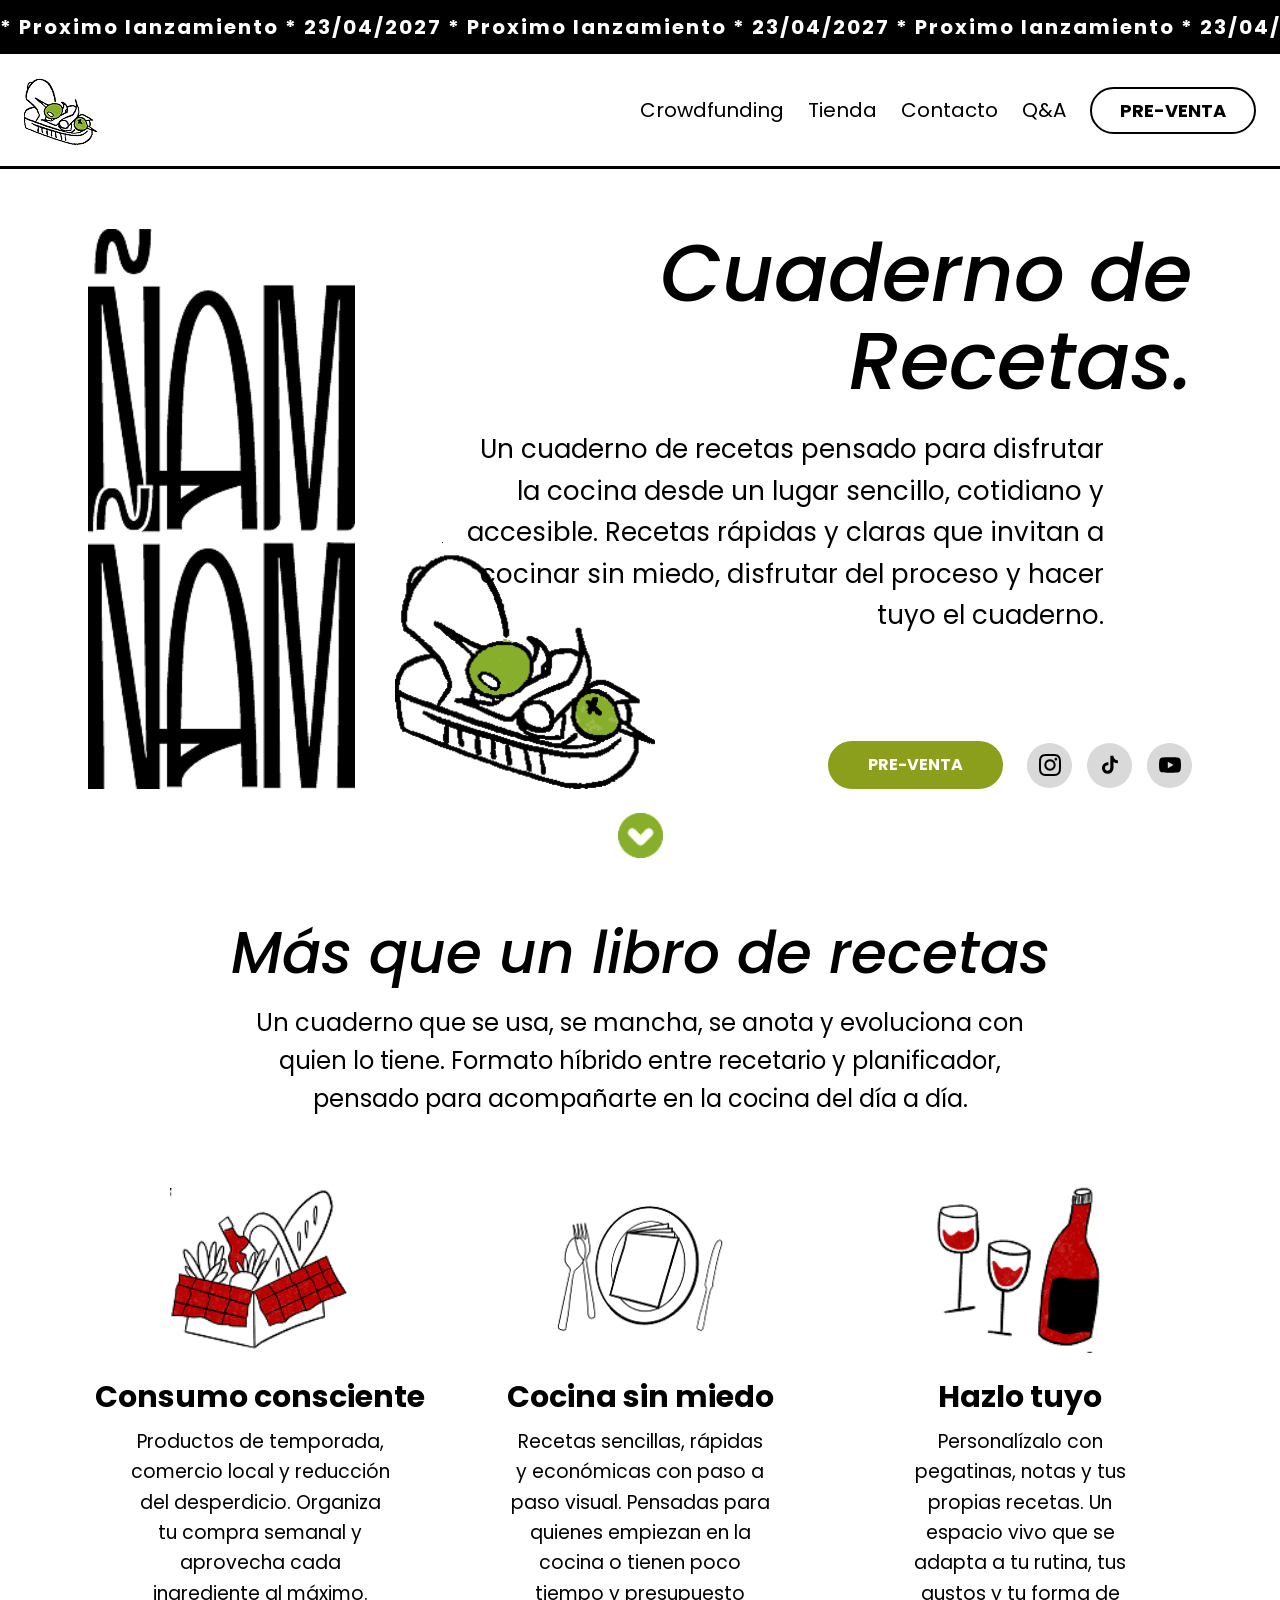
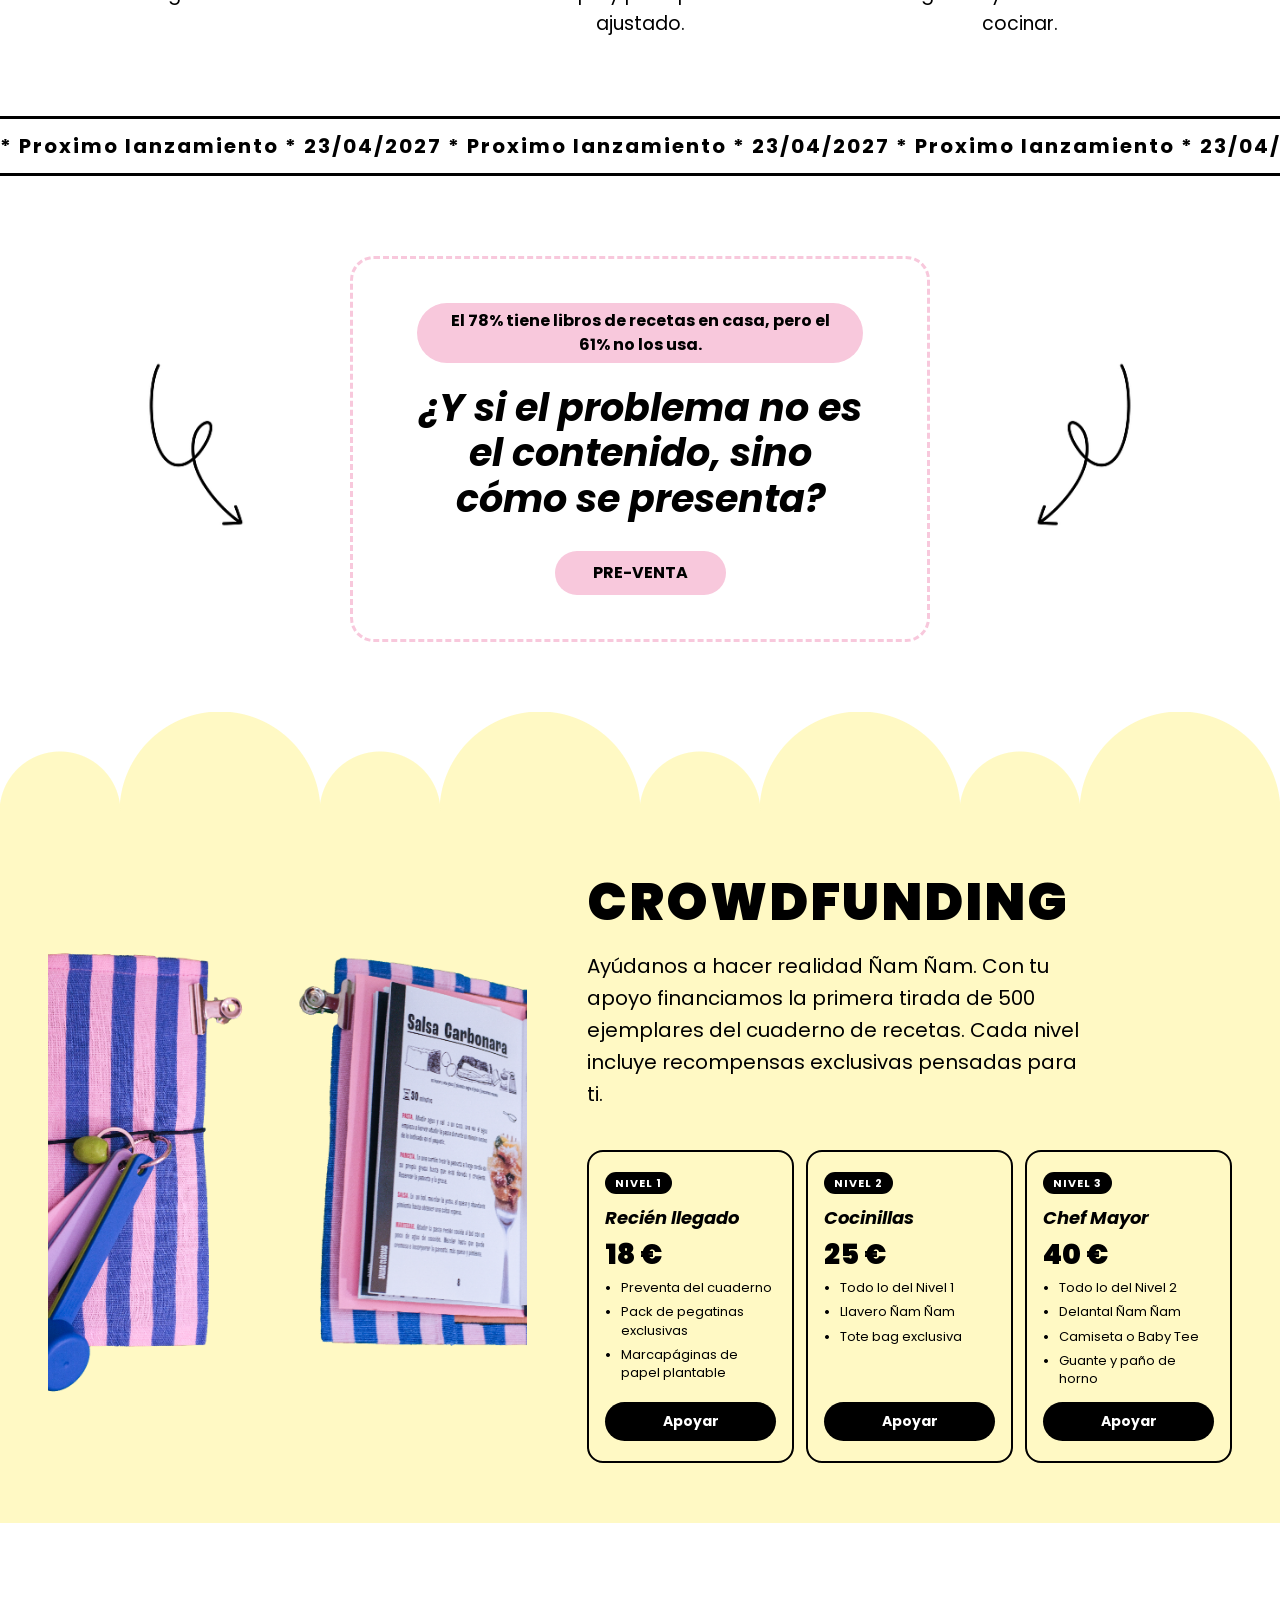
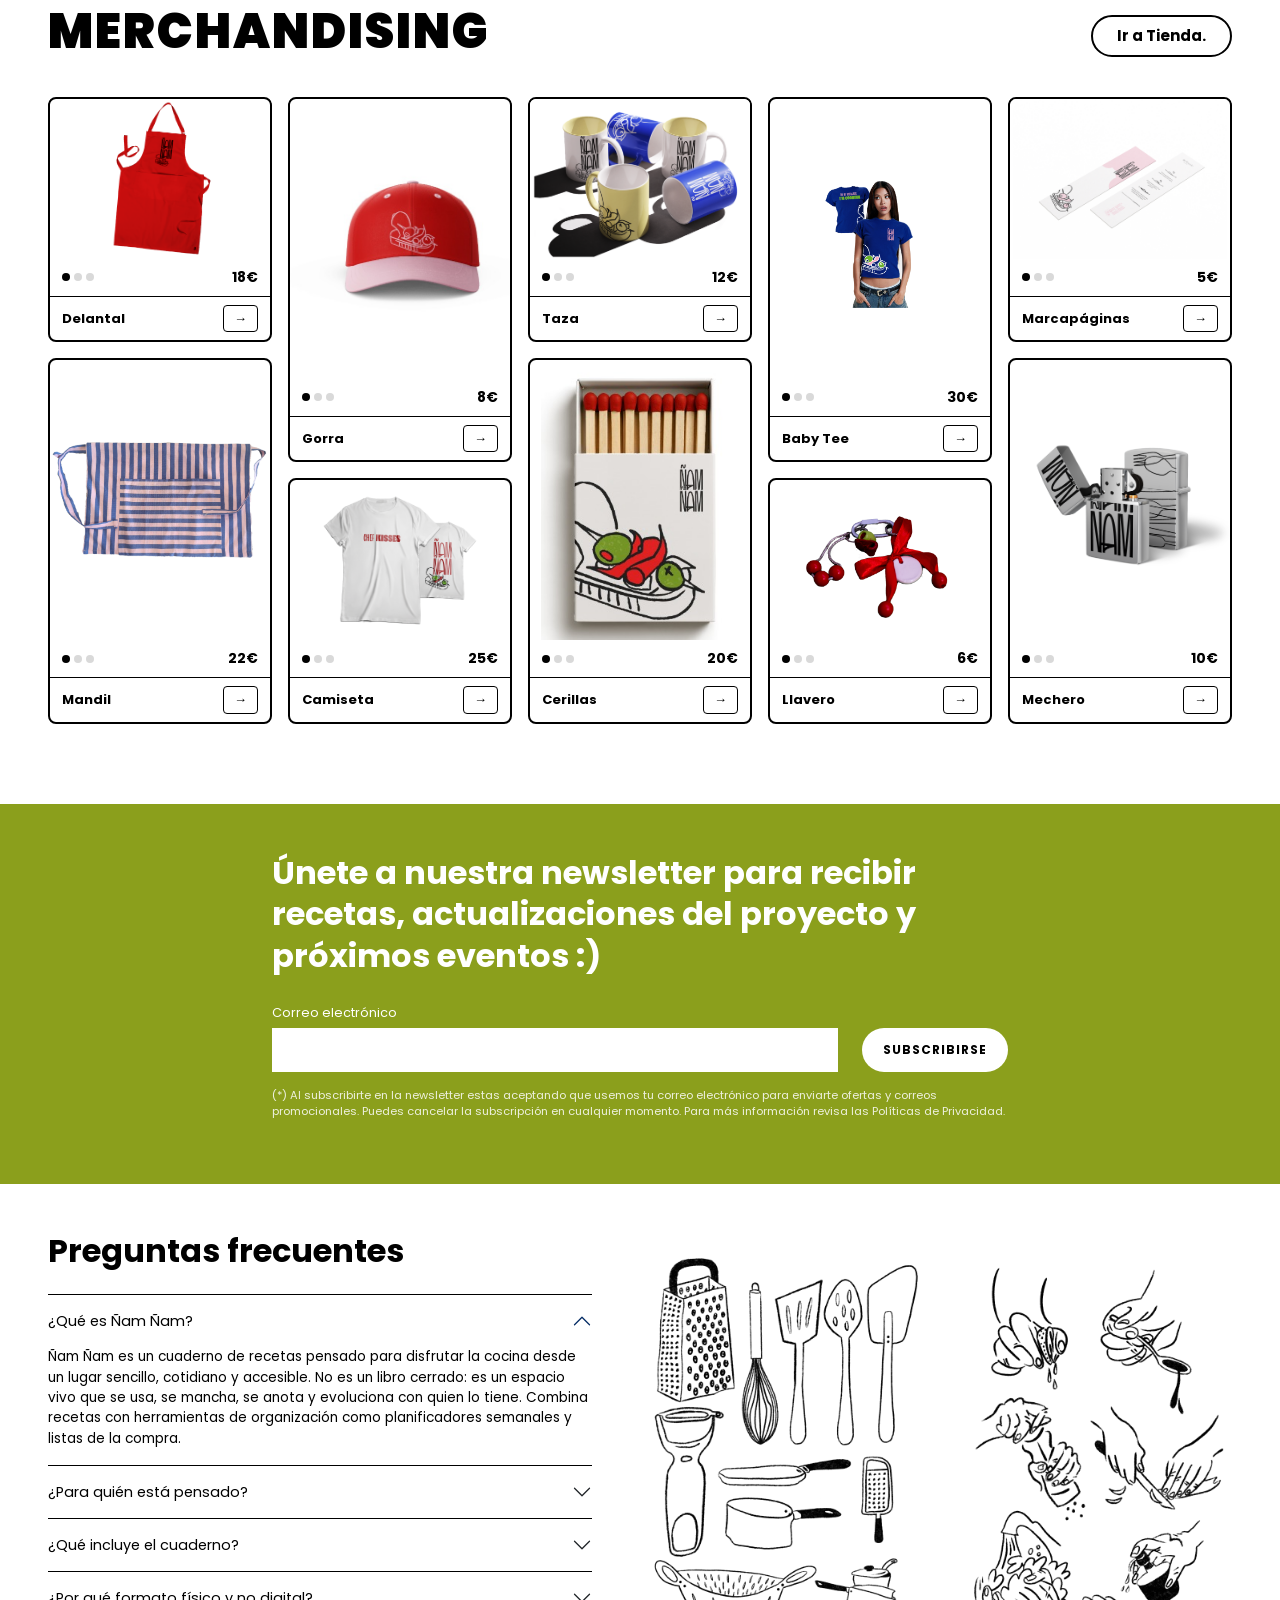
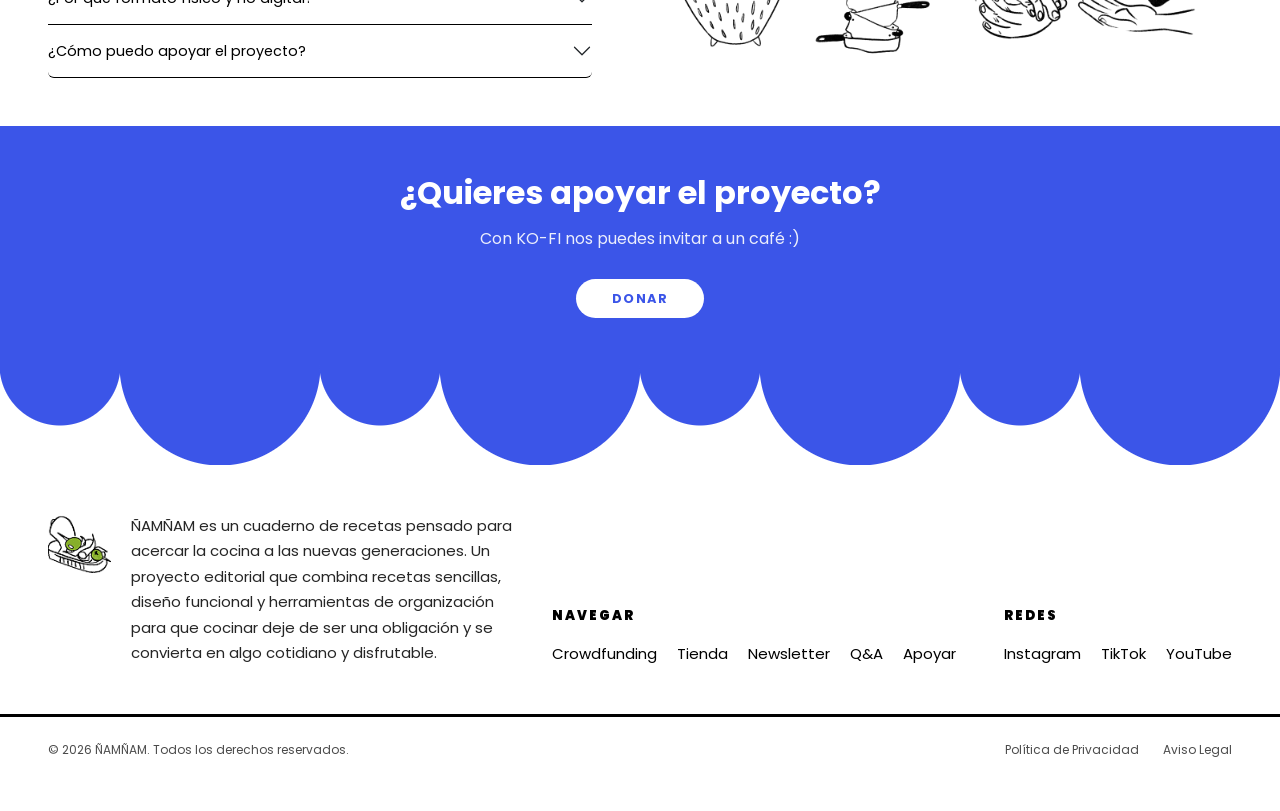
<file: index.html>
<!DOCTYPE html>
<html lang="es">
<head>
    <meta charset="UTF-8">
    <meta name="viewport" content="width=device-width, initial-scale=1.0">
    <title>ÑAMÑAM - Cuaderno de Recetas</title>
    <!-- Google Fonts - Poppins -->
    <link rel="preconnect" href="https://fonts.googleapis.com">
    <link rel="preconnect" href="https://fonts.gstatic.com" crossorigin>
    <link href="https://fonts.googleapis.com/css2?family=Poppins:ital,wght@0,100;0,200;0,300;0,400;0,500;0,600;0,700;0,800;0,900;1,100;1,200;1,300;1,400;1,500;1,600;1,700;1,800;1,900&display=swap" rel="stylesheet">
    <!-- Bootstrap 5 CSS -->
    <link href="https://cdn.jsdelivr.net/npm/bootstrap@5.3.0/dist/css/bootstrap.min.css" rel="stylesheet">
    <!-- Estilos propios -->
    <link rel="stylesheet" href="css/styles.css">
</head>
<body>

    <!-- MARQUESINA SUPERIOR -->
    <div class="marquesina">
        <div class="marquesina-contenido">
            <span>* Proximo lanzamiento * 23/04/2027 * Proximo lanzamiento * 23/04/2027 * Proximo lanzamiento * 23/04/2027 * Proximo lanzamiento * 23/04/2027 * Proximo lanzamiento * 23/04/2027 * Proximo lanzamiento * 23/04/2027 * Proximo lanzamiento * 23/04/2027 * Proximo lanzamiento * 23/04/2027 </span>
            <span>* Proximo lanzamiento * 23/04/2027 * Proximo lanzamiento * 23/04/2027 * Proximo lanzamiento * 23/04/2027 * Proximo lanzamiento * 23/04/2027 * Proximo lanzamiento * 23/04/2027 * Proximo lanzamiento * 23/04/2027 * Proximo lanzamiento * 23/04/2027 * Proximo lanzamiento * 23/04/2027 </span>
        </div>
    </div>

    <!-- NAVBAR -->
    <nav class="navbar navbar-expand-md py-3">
        <div class="container-fluid d-flex justify-content-between align-items-center px-4">
            <a class="navbar-brand" href="index.html">
                <img src="img/icono-navbar.png" alt="ÑAMÑAM" height="65">
            </a>

            <!-- Boton hamburguesa movil (muestra "+") -->
            <button class="menu-toggle d-md-none ms-auto" id="btnAbrirMenu">+</button>

            <!-- Links desktop -->
            <div class="d-none d-md-flex align-items-center gap-4 ms-auto">
                <a href="#crowdfunding">Crowdfunding</a>
                <a href="#merchandising">Tienda</a>
                <a href="#contacto">Contacto</a>
                <a href="#qa">Q&A</a>
                <a href="#" class="btn-preventa">PRE-VENTA</a>
            </div>
        </div>
    </nav>

    <!-- MENU MOVIL FULLSCREEN -->
    <div class="menu-movil" id="menuMovil">
        <button class="menu-cerrar" id="btnCerrarMenu">&times;</button>
        <div class="menu-movil-links">
            <a href="index.html"><strong>INICIO</strong></a>
            <a href="#crowdfunding">Crowdfunding</a>
            <a href="#merchandising">Tienda</a>
            <a href="#contacto">Contacto</a>
            <a href="#qa">Q&A</a>
            <a href="#" class="btn-preventa-movil">PRE-VENTA</a>
        </div>
        <div class="menu-movil-imagen">
            <div class="placeholder-img" style="width: 100%; height: 300px;"></div>
        </div>
    </div>

    <!-- HERO -->
    <section id="hero">
        <div class="container-fluid px-5">
            <div class="row align-items-start">
                <!-- Columna izquierda: logo + personaje -->
                <div class="col-md-4 mb-4 mb-md-0">
                    <div class="hero-logo-wrapper">
                        <img src="img/namnam-logo.png" alt="ÑAM NAM" class="hero-logo">
                        <img src="img/lata-namnam.png" alt="Personaje ÑAMÑAM" class="hero-personaje">
                    </div>
                </div>
                <!-- Columna derecha: texto, boton y redes -->
                <div class="col-md-8 d-flex flex-column align-items-end text-end">
                    <div>
                        <h1 class="hero-titulo">Cuaderno de Recetas.</h1>
                        <p class="hero-texto">Un cuaderno de recetas pensado para disfrutar la cocina desde un lugar sencillo, cotidiano y accesible. Recetas rápidas y claras que invitan a cocinar sin miedo, disfrutar del proceso y hacer tuyo el cuaderno.</p>
                    </div>
                    <div class="hero-bottom d-flex align-items-center gap-4">
                        <a href="#" class="btn-preventa-hero">PRE-VENTA</a>
                        <div class="hero-redes">
                            <a href="#" class="red-social" aria-label="Instagram">
                                <svg xmlns="http://www.w3.org/2000/svg" viewBox="0 0 24 24" fill="currentColor" width="22" height="22"><path d="M12 2.163c3.204 0 3.584.012 4.85.07 3.252.148 4.771 1.691 4.919 4.919.058 1.265.069 1.645.069 4.849 0 3.205-.012 3.584-.069 4.849-.149 3.225-1.664 4.771-4.919 4.919-1.266.058-1.644.07-4.85.07-3.204 0-3.584-.012-4.849-.07-3.26-.149-4.771-1.699-4.919-4.92-.058-1.265-.07-1.644-.07-4.849 0-3.204.013-3.583.07-4.849.149-3.227 1.664-4.771 4.919-4.919 1.266-.057 1.645-.069 4.849-.069zm0-2.163c-3.259 0-3.667.014-4.947.072-4.358.2-6.78 2.618-6.98 6.98-.059 1.281-.073 1.689-.073 4.948 0 3.259.014 3.668.072 4.948.2 4.358 2.618 6.78 6.98 6.98 1.281.058 1.689.072 4.948.072 3.259 0 3.668-.014 4.948-.072 4.354-.2 6.782-2.618 6.979-6.98.059-1.28.073-1.689.073-4.948 0-3.259-.014-3.667-.072-4.947-.196-4.354-2.617-6.78-6.979-6.98-1.281-.059-1.69-.073-4.949-.073zm0 5.838c-3.403 0-6.162 2.759-6.162 6.162s2.759 6.163 6.162 6.163 6.162-2.759 6.162-6.163c0-3.403-2.759-6.162-6.162-6.162zm0 10.162c-2.209 0-4-1.79-4-4 0-2.209 1.791-4 4-4s4 1.791 4 4c0 2.21-1.791 4-4 4zm6.406-11.845c-.796 0-1.441.645-1.441 1.44s.645 1.44 1.441 1.44c.795 0 1.439-.645 1.439-1.44s-.644-1.44-1.439-1.44z"/></svg>
                            </a>
                            <a href="#" class="red-social" aria-label="TikTok">
                                <svg xmlns="http://www.w3.org/2000/svg" viewBox="0 0 24 24" fill="currentColor" width="22" height="22"><path d="M19.59 6.69a4.83 4.83 0 0 1-3.77-4.25V2h-3.45v13.67a2.89 2.89 0 0 1-2.88 2.5 2.89 2.89 0 0 1-2.89-2.89 2.89 2.89 0 0 1 2.89-2.89c.28 0 .54.04.79.1V9.01a6.33 6.33 0 0 0-.79-.05 6.34 6.34 0 0 0-6.34 6.34 6.34 6.34 0 0 0 6.34 6.34 6.34 6.34 0 0 0 6.33-6.34V8.69a8.18 8.18 0 0 0 4.78 1.52V6.76a4.85 4.85 0 0 1-1.01-.07z"/></svg>
                            </a>
                            <a href="#" class="red-social" aria-label="YouTube">
                                <svg xmlns="http://www.w3.org/2000/svg" viewBox="0 0 24 24" fill="currentColor" width="22" height="22"><path d="M23.495 6.205a3.007 3.007 0 0 0-2.088-2.088c-1.87-.501-9.396-.501-9.396-.501s-7.507-.01-9.396.501A3.007 3.007 0 0 0 .527 6.205a31.247 31.247 0 0 0-.522 5.805 31.247 31.247 0 0 0 .522 5.783 3.007 3.007 0 0 0 2.088 2.088c1.868.502 9.396.502 9.396.502s7.506 0 9.396-.502a3.007 3.007 0 0 0 2.088-2.088 31.247 31.247 0 0 0 .5-5.783 31.247 31.247 0 0 0-.5-5.805zM9.609 15.601V8.408l6.264 3.602z"/></svg>
                            </a>
                        </div>
                    </div>
                </div>
            </div>
        </div>
        <div class="text-center pt-4">
            <img src="img/flecha-abajo.png" alt="Scroll" style="width: 45px;">
        </div>
    </section>

    <!-- SECCION CARACTERISTICAS -->
    <section id="caracteristicas">
        <div class="container">
            <div class="caracteristicas-intro text-center">
                <h2 class="caracteristicas-titulo">Más que un libro de recetas</h2>
                <p class="caracteristicas-subtitulo">Un cuaderno que se usa, se mancha, se anota y evoluciona con quien lo tiene. Formato híbrido entre recetario y planificador, pensado para acompañarte en la cocina del día a día.</p>
            </div>
            <div class="row caracteristicas-items">
                <div class="col-md-4 caracteristica-item">
                    <img src="img/cesta.png" alt="Cesta" class="caracteristica-img">
                    <h3 class="caracteristica-titulo">Consumo consciente</h3>
                    <p class="caracteristica-texto">Productos de temporada, comercio local y reducción del desperdicio. Organiza tu compra semanal y aprovecha cada ingrediente al máximo.</p>
                </div>
                <div class="col-md-4 caracteristica-item">
                    <img src="img/Plato.png" alt="Plato" class="caracteristica-img">
                    <h3 class="caracteristica-titulo">Cocina sin miedo</h3>
                    <p class="caracteristica-texto">Recetas sencillas, rápidas y económicas con paso a paso visual. Pensadas para quienes empiezan en la cocina o tienen poco tiempo y presupuesto ajustado.</p>
                </div>
                <div class="col-md-4 caracteristica-item">
                    <img src="img/vino.png" alt="Vino" class="caracteristica-img">
                    <h3 class="caracteristica-titulo">Hazlo tuyo</h3>
                    <p class="caracteristica-texto">Personalízalo con pegatinas, notas y tus propias recetas. Un espacio vivo que se adapta a tu rutina, tus gustos y tu forma de cocinar.</p>
                </div>
            </div>
        </div>
        <div class="marquesina-blanca">
            <div class="marquesina-contenido">
                <span>* Proximo lanzamiento * 23/04/2027 * Proximo lanzamiento * 23/04/2027 * Proximo lanzamiento * 23/04/2027 * Proximo lanzamiento * 23/04/2027 * Proximo lanzamiento * 23/04/2027 * Proximo lanzamiento * 23/04/2027 * Proximo lanzamiento * 23/04/2027 * Proximo lanzamiento * 23/04/2027 </span>
                <span>* Proximo lanzamiento * 23/04/2027 * Proximo lanzamiento * 23/04/2027 * Proximo lanzamiento * 23/04/2027 * Proximo lanzamiento * 23/04/2027 * Proximo lanzamiento * 23/04/2027 * Proximo lanzamiento * 23/04/2027 * Proximo lanzamiento * 23/04/2027 * Proximo lanzamiento * 23/04/2027 </span>
            </div>
        </div>
    </section>

    <!-- SECCION PREVENTA + CROWDFUNDING -->
    <section id="crowdfunding">

        <!-- Caja frase/pregunta con borde rosa discontinuo -->
        <div class="preventa-box-wrapper">
            <div class="preventa-arrow preventa-arrow-left">
                <img src="img/flecha-cajarosa.png" alt="">
            </div>
            <div class="preventa-box text-center">
                <span class="preventa-tag">El 78% tiene libros de recetas en casa, pero el 61% no los usa.</span>
                <p class="preventa-pregunta">¿Y si el problema no es el contenido, sino cómo se presenta?</p>
                <a href="#" class="btn-preventa-pink">PRE-VENTA</a>
            </div>
            <div class="preventa-arrow preventa-arrow-right">
                <img src="img/flecha-cajarosa.png" alt="">
            </div>
        </div>

        <!-- Borde superior semicirculos -->
        <div class="crowdfunding-wave"></div>

        <!-- Area crowdfunding -->
        <div class="crowdfunding-content">
            <div class="container-fluid px-5">
                <div class="row align-items-stretch">
                    <!-- Imagen izquierda -->
                    <div class="col-md-5 mb-4 mb-md-0 d-flex">
                        <div class="crowdfunding-libro-wrapper">
                            <img src="img/fotosMerch/libro.png" alt="Cuaderno Ñam Ñam" class="crowdfunding-libro-img">
                        </div>
                    </div>
                    <!-- Contenido derecha -->
                    <div class="col-md-7 ps-md-5">
                        <h2 class="crowdfunding-titulo">CROWDFUNDING</h2>
                        <p class="crowdfunding-subtitulo">Ayúdanos a hacer realidad Ñam Ñam. Con tu apoyo financiamos la primera tirada de 500 ejemplares del cuaderno de recetas. Cada nivel incluye recompensas exclusivas pensadas para ti.</p>
                        <div class="tiers-container">

                            <!-- Tier 1 -->
                            <div class="tier-card">
                                <span class="tier-badge">Nivel 1</span>
                                <p class="tier-card-nombre">Recién llegado</p>
                                <p class="tier-card-precio">18 €</p>
                                <ul class="tier-card-features">
                                    <li>Preventa del cuaderno</li>
                                    <li>Pack de pegatinas exclusivas</li>
                                    <li>Marcapáginas de papel plantable</li>
                                </ul>
                                <a href="#" class="tier-card-btn">Apoyar</a>
                            </div>

                            <!-- Tier 2 -->
                            <div class="tier-card tier-card--medio">
                                <span class="tier-badge">Nivel 2</span>
                                <p class="tier-card-nombre">Cocinillas</p>
                                <p class="tier-card-precio">25 €</p>
                                <ul class="tier-card-features">
                                    <li>Todo lo del Nivel 1</li>
                                    <li>Llavero Ñam Ñam</li>
                                    <li>Tote bag exclusiva</li>
                                </ul>
                                <a href="#" class="tier-card-btn">Apoyar</a>
                            </div>

                            <!-- Tier 3 -->
                            <div class="tier-card tier-card--premium">
                                <span class="tier-badge tier-badge--premium">Nivel 3</span>
                                <p class="tier-card-nombre">Chef Mayor</p>
                                <p class="tier-card-precio">40 €</p>
                                <ul class="tier-card-features">
                                    <li>Todo lo del Nivel 2</li>
                                    <li>Delantal Ñam Ñam</li>
                                    <li>Camiseta o Baby Tee</li>
                                    <li>Guante y paño de horno</li>
                                </ul>
                                <a href="#" class="tier-card-btn tier-card-btn--premium">Apoyar</a>
                            </div>

                        </div>
                    </div>
                </div>
            </div>
        </div>

    </section>

    <!-- MERCHANDISING -->
    <section id="merchandising">
        <div class="container-fluid px-5">

            <!-- Cabecera -->
            <div class="merch-header">
                <h2 class="merch-titulo">MERCHANDISING</h2>
                <a href="#" class="btn-ir-tienda">Ir a Tienda.</a>
            </div>

            <div class="merch-masonry">
                    <div class="merch-col">
                        <div class="merch-card">
                            <img src="img/fotosMerch/delantal.png" alt="Delantal" class="merch-img">
                            <div class="merch-card-meta">
                                <div class="merch-dots"><span class="merch-dot merch-dot--on"></span><span class="merch-dot"></span><span class="merch-dot"></span></div>
                                <span class="merch-precio">18€</span>
                            </div>
                            <div class="merch-card-footer">
                                <span class="merch-nombre">Delantal</span>
                                <a href="#" class="merch-ir">→</a>
                            </div>
                        </div>
                        <div class="merch-card">
                            <img src="img/fotosMerch/mandil.png" alt="Mandil" class="merch-img merch-img--tall">
                            <div class="merch-card-meta">
                                <div class="merch-dots"><span class="merch-dot merch-dot--on"></span><span class="merch-dot"></span><span class="merch-dot"></span></div>
                                <span class="merch-precio">22€</span>
                            </div>
                            <div class="merch-card-footer">
                                <span class="merch-nombre">Mandil</span>
                                <a href="#" class="merch-ir">→</a>
                            </div>
                        </div>
                    </div>
                    <div class="merch-col">
                        <div class="merch-card">
                            <img src="img/fotosMerch/Gorra.jpeg" alt="Gorra" class="merch-img merch-img--tall">
                            <div class="merch-card-meta">
                                <div class="merch-dots"><span class="merch-dot merch-dot--on"></span><span class="merch-dot"></span><span class="merch-dot"></span></div>
                                <span class="merch-precio">8€</span>
                            </div>
                            <div class="merch-card-footer">
                                <span class="merch-nombre">Gorra</span>
                                <a href="#" class="merch-ir">→</a>
                            </div>
                        </div>
                        <div class="merch-card">
                            <img src="img/fotosMerch/camiseta.png" alt="Camiseta" class="merch-img">
                            <div class="merch-card-meta">
                                <div class="merch-dots"><span class="merch-dot merch-dot--on"></span><span class="merch-dot"></span><span class="merch-dot"></span></div>
                                <span class="merch-precio">25€</span>
                            </div>
                            <div class="merch-card-footer">
                                <span class="merch-nombre">Camiseta</span>
                                <a href="#" class="merch-ir">→</a>
                            </div>
                        </div>
                    </div>
                    <div class="merch-col">
                        <div class="merch-card">
                            <img src="img/fotosMerch/taza.png" alt="Taza" class="merch-img">
                            <div class="merch-card-meta">
                                <div class="merch-dots"><span class="merch-dot merch-dot--on"></span><span class="merch-dot"></span><span class="merch-dot"></span></div>
                                <span class="merch-precio">12€</span>
                            </div>
                            <div class="merch-card-footer">
                                <span class="merch-nombre">Taza</span>
                                <a href="#" class="merch-ir">→</a>
                            </div>
                        </div>
                        <div class="merch-card">
                            <img src="img/fotosMerch/Cerillas.jpeg" alt="Cerillas" class="merch-img merch-img--tall">
                            <div class="merch-card-meta">
                                <div class="merch-dots"><span class="merch-dot merch-dot--on"></span><span class="merch-dot"></span><span class="merch-dot"></span></div>
                                <span class="merch-precio">20€</span>
                            </div>
                            <div class="merch-card-footer">
                                <span class="merch-nombre">Cerillas</span>
                                <a href="#" class="merch-ir">→</a>
                            </div>
                        </div>
                    </div>
                    <div class="merch-col">
                        <div class="merch-card">
                            <img src="img/fotosMerch/baby-tee.png" alt="Baby Tee" class="merch-img merch-img--tall">
                            <div class="merch-card-meta">
                                <div class="merch-dots"><span class="merch-dot merch-dot--on"></span><span class="merch-dot"></span><span class="merch-dot"></span></div>
                                <span class="merch-precio">30€</span>
                            </div>
                            <div class="merch-card-footer">
                                <span class="merch-nombre">Baby Tee</span>
                                <a href="#" class="merch-ir">→</a>
                            </div>
                        </div>
                        <div class="merch-card">
                            <img src="img/fotosMerch/llavero.png" alt="Llavero" class="merch-img">
                            <div class="merch-card-meta">
                                <div class="merch-dots"><span class="merch-dot merch-dot--on"></span><span class="merch-dot"></span><span class="merch-dot"></span></div>
                                <span class="merch-precio">6€</span>
                            </div>
                            <div class="merch-card-footer">
                                <span class="merch-nombre">Llavero</span>
                                <a href="#" class="merch-ir">→</a>
                            </div>
                        </div>
                    </div>
                    <div class="merch-col">
                        <div class="merch-card">
                            <img src="img/fotosMerch/marca-paginas.png" alt="Marcapáginas" class="merch-img">
                            <div class="merch-card-meta">
                                <div class="merch-dots"><span class="merch-dot merch-dot--on"></span><span class="merch-dot"></span><span class="merch-dot"></span></div>
                                <span class="merch-precio">5€</span>
                            </div>
                            <div class="merch-card-footer">
                                <span class="merch-nombre">Marcapáginas</span>
                                <a href="#" class="merch-ir">→</a>
                            </div>
                        </div>
                        <div class="merch-card">
                            <img src="img/fotosMerch/mechero.png" alt="Mechero" class="merch-img merch-img--tall">
                            <div class="merch-card-meta">
                                <div class="merch-dots"><span class="merch-dot merch-dot--on"></span><span class="merch-dot"></span><span class="merch-dot"></span></div>
                                <span class="merch-precio">10€</span>
                            </div>
                            <div class="merch-card-footer">
                                <span class="merch-nombre">Mechero</span>
                                <a href="#" class="merch-ir">→</a>
                            </div>
                        </div>
                    </div>
                </div>

        </div>
    </section>

    <!-- NEWSLETTER -->
    <section id="newsletter">
        <div class="container py-5">
            <div class="row justify-content-center">
                <div class="col-12 col-md-10 col-lg-8">
                    <h2 class="newsletter-titulo">Únete a nuestra newsletter para recibir recetas, actualizaciones del proyecto y próximos eventos :)</h2>
                    <div class="newsletter-form mt-4">
                        <label class="newsletter-label" for="newsletter-email">Correo electrónico</label>
                        <div class="d-flex gap-4 mt-1">
                            <input type="email" id="newsletter-email" class="form-control newsletter-input" placeholder="">
                            <button class="btn newsletter-btn" type="button">SUBSCRIBIRSE</button>
                        </div>
                    </div>
                    <p class="newsletter-disclaimer mt-3">(*) Al subscribirte en la newsletter estas aceptando que usemos tu correo electrónico para enviarte ofertas y correos promocionales. Puedes cancelar la subscripción en cualquier momento. Para más información revisa las Políticas de Privacidad.</p>
                </div>
            </div>
        </div>
    </section>

    <!-- FAQ + VIDEO -->
    <section id="qa">
        <div class="container-fluid px-5 py-5">
            <div class="row align-items-center">

                <!-- Columna izquierda: FAQ -->
                <div class="col-12 col-md-6 pe-md-5">
                    <h2 class="faq-titulo mb-4">Preguntas frecuentes</h2>
                    <div class="accordion faq-accordion" id="faqAccordion">

                        <div class="accordion-item faq-item">
                            <h2 class="accordion-header">
                                <button class="accordion-button faq-btn" type="button" data-bs-toggle="collapse" data-bs-target="#faq1">
                                    ¿Qué es Ñam Ñam?
                                </button>
                            </h2>
                            <div id="faq1" class="accordion-collapse collapse show" data-bs-parent="#faqAccordion">
                                <div class="accordion-body faq-body">
                                    Ñam Ñam es un cuaderno de recetas pensado para disfrutar la cocina desde un lugar sencillo, cotidiano y accesible. No es un libro cerrado: es un espacio vivo que se usa, se mancha, se anota y evoluciona con quien lo tiene. Combina recetas con herramientas de organización como planificadores semanales y listas de la compra.
                                </div>
                            </div>
                        </div>

                        <div class="accordion-item faq-item">
                            <h2 class="accordion-header">
                                <button class="accordion-button faq-btn collapsed" type="button" data-bs-toggle="collapse" data-bs-target="#faq2">
                                    ¿Para quién está pensado?
                                </button>
                            </h2>
                            <div id="faq2" class="accordion-collapse collapse" data-bs-parent="#faqAccordion">
                                <div class="accordion-body faq-body">
                                    Para jóvenes de entre 18 y 35 años que quieren comer mejor pero les falta tiempo, motivación o conocimientos. Tanto si estás empezando a cocinar como si ya te manejas pero buscas organizarte mejor, Ñam Ñam está diseñado para acompañarte.
                                </div>
                            </div>
                        </div>

                        <div class="accordion-item faq-item">
                            <h2 class="accordion-header">
                                <button class="accordion-button faq-btn collapsed" type="button" data-bs-toggle="collapse" data-bs-target="#faq3">
                                    ¿Qué incluye el cuaderno?
                                </button>
                            </h2>
                            <div id="faq3" class="accordion-collapse collapse" data-bs-parent="#faqAccordion">
                                <div class="accordion-body faq-body">
                                    El cuaderno contiene 120 recetas organizadas en 10 capítulos temáticos (pasta, huerta, brasas, de cuchara, para compartir, para llevar, easy foods, fruta y postres...), además de una introducción con conceptos básicos de cocina y un capítulo de salsas. Incluye también planificadores semanales de comidas, listas de la compra y espacio para tus propias notas.
                                </div>
                            </div>
                        </div>

                        <div class="accordion-item faq-item">
                            <h2 class="accordion-header">
                                <button class="accordion-button faq-btn collapsed" type="button" data-bs-toggle="collapse" data-bs-target="#faq4">
                                    ¿Por qué formato físico y no digital?
                                </button>
                            </h2>
                            <div id="faq4" class="accordion-collapse collapse" data-bs-parent="#faqAccordion">
                                <div class="accordion-body faq-body">
                                    Porque el papel ofrece lo que las pantallas no dan: estructura, permanencia y pertenencia. Las recetas vistas en redes acaban archivadas en una carpeta de guardados. Ñam Ñam es un objeto cotidiano que entra en la cocina contigo, en formato A5 que apenas ocupa espacio en la encimera.
                                </div>
                            </div>
                        </div>

                        <div class="accordion-item faq-item">
                            <h2 class="accordion-header">
                                <button class="accordion-button faq-btn collapsed" type="button" data-bs-toggle="collapse" data-bs-target="#faq5">
                                    ¿Cómo puedo apoyar el proyecto?
                                </button>
                            </h2>
                            <div id="faq5" class="accordion-collapse collapse" data-bs-parent="#faqAccordion">
                                <div class="accordion-body faq-body">
                                    Puedes participar en nuestra campaña de crowdfunding a través de Kickstarter eligiendo el nivel de recompensa que más te guste. También puedes invitarnos a un café a través de Ko-Fi si prefieres un apoyo más simbólico. Y lo más importante: comparte el proyecto con quien creas que le puede interesar.
                                </div>
                            </div>
                        </div>

                    </div>
                </div>

                <!-- Columna derecha: Ilustraciones -->
                <div class="col-12 col-md-6 mt-5 mt-md-0 d-flex flex-row gap-3 align-items-center justify-content-center">
                    <img src="img/Ilustraciones-1.png" alt="Ilustración 1" class="img-fluid" style="max-width: 50%;">
                    <img src="img/Ilustraciones-2.png" alt="Ilustración 2" class="img-fluid" style="max-width: 50%;">
                </div>

            </div>
        </div>
    </section>

    <!-- APOYAR / KO-FI -->
    <section id="apoyar">
        <div class="container py-5 text-center">
            <h2 class="apoyar-titulo">¿Quieres apoyar el proyecto?</h2>
            <p class="apoyar-subtitulo">Con KO-FI nos puedes invitar a un café :)</p>
            <a href="https://ko-fi.com" target="_blank" class="btn-donar">DONAR</a>
        </div>
    </section>

    <!-- WAVE TRANSICION APOYAR -> FOOTER -->
    <div class="apoyar-wave"></div>

    <!-- FOOTER -->
    <footer id="footer">
        <div class="container-fluid px-5 pt-5 pb-4">
            <div class="footer-top">

                <!-- Logo + descripcion en horizontal -->
                <div class="footer-brand">
                    <img src="img/icono-navbar.png" alt="ÑAMÑAM" class="footer-logo">
                    <p class="footer-descripcion">ÑAMÑAM es un cuaderno de recetas pensado para acercar la cocina a las nuevas generaciones. Un proyecto editorial que combina recetas sencillas, diseño funcional y herramientas de organización para que cocinar deje de ser una obligación y se convierta en algo cotidiano y disfrutable.</p>
                </div>

                <!-- Navegar + Redes agrupadas a la derecha -->
                <div class="footer-nav-group">
                    <div>
                        <h4 class="footer-heading">Navegar</h4>
                        <ul class="footer-links">
                            <li><a href="#crowdfunding">Crowdfunding</a></li>
                            <li><a href="#merchandising">Tienda</a></li>
                            <li><a href="#newsletter">Newsletter</a></li>
                            <li><a href="#qa">Q&A</a></li>
                            <li><a href="#apoyar">Apoyar</a></li>
                        </ul>
                    </div>
                    <div>
                        <h4 class="footer-heading">Redes</h4>
                        <ul class="footer-links">
                            <li><a href="#">Instagram</a></li>
                            <li><a href="#">TikTok</a></li>
                            <li><a href="#">YouTube</a></li>
                        </ul>
                    </div>
                </div>

            </div>

            <!-- Linea separadora -->
            <div class="footer-divider"></div>

            <!-- Copyright + legal -->
            <div class="footer-bottom">
                <span class="footer-copy">© 2026 ÑAMÑAM. Todos los derechos reservados.</span>
                <div class="footer-legal">
                    <a href="#">Política de Privacidad</a>
                    <a href="#">Aviso Legal</a>
                </div>
            </div>
        </div>
    </footer>

    <!-- Bootstrap 5 JS -->
    <script src="https://cdn.jsdelivr.net/npm/bootstrap@5.3.0/dist/js/bootstrap.bundle.min.js"></script>
    <!-- JS propio -->
    <script src="js/main.js"></script>
</body>
</html>
</file>
<file: css/styles.css>
/* ===== VARIABLES GLOBALES ===== */
:root {
    --verde-oliva: #8B9F1C;
    --rosa: #F8C8DC;
    --amarillo: #FFF9C4;
    --gris: #D9D9D9;
    --negro: #000000;
    --blanco: #FFFFFF;
}

/* ===== RESET BASICO ===== */
* {
    margin: 0;
    padding: 0;
    box-sizing: border-box;
}

body {
    font-family: 'Poppins', sans-serif;
    color: var(--negro);
    background-color: var(--blanco);
}

a {
    text-decoration: none;
    color: var(--negro);
}

img {
    max-width: 100%;
    height: auto;
}

/* ===== MARQUESINA ===== */
.marquesina {
    background-color: var(--negro);
    color: var(--blanco);
    overflow: hidden;
    white-space: nowrap;
    padding: 12px 0;
    font-size: 20px;
    font-weight: bold;
    letter-spacing: 2px;
}

.marquesina-contenido {
    display: inline-block;
    animation: marquesina-scroll 30s linear infinite;
}

.marquesina-contenido span {
    display: inline-block;
}

@keyframes marquesina-scroll {
    0% {
        transform: translateX(0);
    }
    100% {
        transform: translateX(-50%);
    }
}

/* ===== NAVBAR ===== */
.navbar {
    background-color: var(--blanco);
    border-bottom: 3px solid var(--negro);
}

.navbar a {
    font-size: 20px;
}

.btn-preventa {
    border: 2px solid var(--negro);
    border-radius: 50px;
    padding: 8px 28px !important;
    font-size: 18px !important;
    font-weight: bold;
    transition: background-color 0.3s;
}

.btn-preventa:hover {
    background-color: var(--negro);
    color: var(--blanco);
}

/* ===== BOTON MENU MOVIL (+) ===== */
.menu-toggle {
    background: none;
    border: none;
    font-size: 30px;
    font-weight: bold;
    cursor: pointer;
    line-height: 1;
    position: absolute;
    right: 15px;
    top: 50%;
    transform: translateY(-50%);
}

.navbar .container {
    position: relative;
}

/* ===== MENU MOVIL FULLSCREEN ===== */
.menu-movil {
    display: none;
    position: fixed;
    top: 0;
    left: 0;
    width: 100%;
    height: 100vh;
    background-color: var(--blanco);
    z-index: 9999;
    padding: 30px;
    flex-direction: column;
}

.menu-movil.activo {
    display: flex;
}

.menu-cerrar {
    background: none;
    border: none;
    font-size: 35px;
    cursor: pointer;
    align-self: flex-end;
}

.menu-movil-links {
    display: flex;
    flex-direction: column;
    gap: 20px;
    margin-top: 20px;
    font-size: 20px;
}

.btn-preventa-movil {
    border: 2px solid var(--negro);
    border-radius: 50px;
    padding: 8px 25px;
    display: inline-block;
    width: fit-content;
    font-weight: bold;
}

.menu-movil-imagen {
    margin-top: auto;
    text-align: center;
}

/* ===== PLACEHOLDERS DE IMAGEN ===== */
.placeholder-img {
    background-color: var(--gris);
    width: 100%;
    height: 200px;
}

/* ===== HERO ===== */
#hero {
    padding: 0 40px 60px;
    margin-top: 60px;
}

#hero .col-md-8 {
    align-self: flex-start;
    padding-top: 0;
    min-height: 560px;
    justify-content: space-between;
}

.hero-logo-wrapper {
    display: flex;
    align-items: flex-end;
    gap: 40px;
}

.hero-logo {
    height: 560px;
    width: auto;
    flex-shrink: 0;
}

.hero-personaje {
    width: 260px;
    flex-shrink: 0;
    align-self: flex-end;
}

.hero-titulo {
    font-family: 'Poppins', sans-serif;
    font-size: 80px;
    font-style: italic;
    margin-bottom: 24px;
    line-height: 1.1;
}

.hero-texto {
    font-size: 26px;
    line-height: 1.6;
    margin-bottom: 36px;
    max-width: 50vw;
}

.btn-preventa-hero {
    display: inline-block;
    background-color: var(--verde-oliva);
    color: var(--blanco);
    padding: 12px 40px;
    border-radius: 50px;
    font-weight: bold;
    font-size: 16px;
}

.btn-preventa-hero:hover {
    background-color: #6e7f16;
    color: var(--blanco);
}

.hero-redes {
    display: flex;
    gap: 15px;
}

.red-social {
    display: inline-flex;
    align-items: center;
    justify-content: center;
    width: 45px;
    height: 45px;
    background-color: var(--gris);
    border-radius: 50%;
    color: var(--negro);
}

.red-social:hover {
    background-color: #b0b0b0;
}

@media (max-width: 767px) {
    .hero-logo {
        height: 250px;
    }
    .hero-personaje {
        width: 120px;
    }
    #hero .col-md-7 {
        align-items: flex-start !important;
        text-align: left !important;
    }
}

/* ===== GALERIA HERO ===== */
#galeria-hero {
    padding: 0 0 60px 0;
}

.galeria-img-grande {
    height: 350px;
    border-radius: 10px;
}

.galeria-img-pequena {
    height: 350px;
    border-radius: 10px;
}

@media (max-width: 767px) {
    .galeria-img-grande,
    .galeria-img-pequena {
        height: 200px;
    }
}

/* ===== MARQUESINA BLANCA ===== */
.marquesina-blanca {
    background-color: var(--blanco);
    color: var(--negro);
    border-top: 3px solid var(--negro);
    border-bottom: 3px solid var(--negro);
    overflow: hidden;
    white-space: nowrap;
    padding: 12px 0;
    font-size: 20px;
    font-weight: bold;
    letter-spacing: 2px;
    margin-top: 60px;
}

/* ===== CARACTERISTICAS ===== */
#caracteristicas {
    padding: 0 0 80px;
}

.caracteristicas-intro {
    margin-bottom: 60px;
}

.caracteristicas-titulo {
    font-family: 'Poppins', sans-serif;
    font-size: 58px;
    font-style: italic;
    margin-bottom: 16px;
}

.caracteristicas-subtitulo {
    font-size: 24px;
    max-width: 800px;
    margin: 0 auto;
    line-height: 1.6;
}

.caracteristica-item {
    display: flex;
    flex-direction: column;
    align-items: center;
    text-align: center;
}

.caracteristica-img {
    width: 180px;
    height: 180px;
    object-fit: contain;
    margin-bottom: 20px;
}

.caracteristica-titulo {
    font-size: 30px;
    font-weight: bold;
    margin-bottom: 12px;
}

.caracteristica-texto {
    font-size: 19px;
    line-height: 1.6;
    max-width: 260px;
}

/* ===== PREVENTA + CROWDFUNDING ===== */
#crowdfunding {
    padding: 0;
}

.preventa-box-wrapper {
    display: flex;
    justify-content: center;
    align-items: center;
    gap: 15px;
    padding: 0 20px 70px;
}

.preventa-box {
    border: 3px dashed var(--rosa);
    border-radius: 24px;
    padding: 44px 64px;
    max-width: 580px;
    width: 100%;
}

.preventa-arrow {
    flex-shrink: 0;
    display: flex;
    align-items: center;
    justify-content: center;
}

.preventa-arrow img {
    width: 280px;
    height: auto;
}

.preventa-arrow-right img {
    transform: scaleX(-1);
}

.preventa-tag {
    display: inline-block;
    background-color: var(--rosa);
    padding: 6px 20px;
    border-radius: 50px;
    font-size: 16px;
    font-weight: bold;
    margin-bottom: 22px;
}

.preventa-pregunta {
    font-family: 'Poppins', sans-serif;
    font-size: 38px;
    font-style: italic;
    font-weight: bold;
    margin-bottom: 30px;
    line-height: 1.2;
}

.btn-preventa-pink {
    display: inline-block;
    background-color: var(--rosa);
    color: var(--negro);
    padding: 10px 38px;
    border-radius: 50px;
    font-weight: bold;
    font-size: 16px;
}

.btn-preventa-pink:hover {
    background-color: #f0a8c8;
    color: var(--negro);
}

.crowdfunding-wave {
    height: 100px;
    background-image:
        radial-gradient(circle at 50% 100%, #FFF9C4 60px, transparent 61px),
        radial-gradient(circle at 50% 100%, #FFF9C4 100px, transparent 101px);
    background-size: 320px 120px, 320px 200px;
    background-repeat: repeat-x;
    background-position: -100px bottom, 60px bottom;
    background-color: transparent;
    margin-bottom: -1px;
}

.crowdfunding-content {
    background-color: var(--amarillo);
    padding: 60px 0 60px;
    margin-bottom: 80px;
}

.crowdfunding-libro-wrapper {
    width: 100%;
    min-height: 200px;
    border-radius: 32px;
    overflow: hidden;
}

.crowdfunding-libro-img {
    display: block;
    width: 100%;
    height: 100%;
    object-fit: cover;
    object-position: 30% center;
}

.crowdfunding-img-placeholder {
    width: 100%;
    height: 100%;
    min-height: 200px;
    border-radius: 32px;
}

.crowdfunding-titulo {
    font-size: 52px;
    font-weight: 900;
    letter-spacing: 2px;
    margin-bottom: 16px;
}

.crowdfunding-subtitulo {
    font-size: 20px;
    line-height: 1.6;
    max-width: 500px;
    margin-bottom: 40px;
}

.tiers-container {
    display: flex;
    align-items: stretch;
    gap: 12px;
}

.tier-card {
    flex: 1;
    border: 2px solid var(--negro);
    border-radius: 16px;
    padding: 20px 16px;
    background-color: transparent;
    display: flex;
    flex-direction: column;
    gap: 10px;
}

.tier-badge {
    display: inline-block;
    background-color: var(--negro);
    color: var(--blanco);
    font-size: 11px;
    font-weight: bold;
    letter-spacing: 1px;
    padding: 3px 10px;
    border-radius: 50px;
    width: fit-content;
    text-transform: uppercase;
}

.tier-card-nombre {
    font-family: 'Poppins', sans-serif;
    font-size: 18px;
    font-style: italic;
    font-weight: bold;
    margin: 0;
}

.tier-card-precio {
    font-size: 28px;
    font-weight: 900;
    margin: 0;
    line-height: 1;
}

.tier-card-features {
    list-style: none;
    padding: 0;
    margin: 0;
    display: flex;
    flex-direction: column;
    gap: 6px;
    flex: 1;
}

.tier-card-features li {
    font-size: 13px;
    line-height: 1.4;
    padding-left: 16px;
    position: relative;
}

.tier-card-features li::before {
    content: "•";
    position: absolute;
    left: 0;
    font-weight: bold;
}

.tier-card-btn {
    display: block;
    text-align: center;
    background-color: var(--negro);
    color: var(--blanco);
    padding: 9px 0;
    border-radius: 50px;
    font-weight: bold;
    font-size: 14px;
    margin-top: 4px;
}

.tier-card-btn:hover {
    background-color: #333;
    color: var(--blanco);
}

@media (max-width: 767px) {
    .preventa-box {
        padding: 30px 24px;
    }
    .preventa-pregunta {
        font-size: 26px;
    }
    .crowdfunding-img-placeholder {
        height: 260px !important;
    }
    .crowdfunding-titulo {
        font-size: 36px;
    }
    .tiers-container {
        flex-direction: column;
        align-items: stretch;
    }
    .tier-card {
        flex-direction: row;
        flex-wrap: wrap;
        align-items: flex-start;
        gap: 8px;
    }
    .tier-card-features {
        width: 100%;
    }
}

/* ===== MERCHANDISING ===== */
#merchandising {
    padding: 0 0 80px;
    background-color: var(--blanco);
}

.merch-header {
    display: flex;
    justify-content: space-between;
    align-items: center;
    margin-bottom: 28px;
}

.merch-titulo {
    font-size: 48px;
    font-weight: 900;
    letter-spacing: 2px;
}

.btn-ir-tienda {
    border: 2px solid var(--negro);
    border-radius: 50px;
    padding: 8px 24px;
    font-size: 15px;
    font-weight: bold;
    transition: all 0.2s;
}

.btn-ir-tienda:hover {
    background-color: var(--negro);
    color: var(--blanco);
}

/* Masonry con columnas flex */
.merch-masonry {
    display: flex;
    gap: 16px;
    align-items: flex-start;
}

.merch-col {
    flex: 1;
    display: flex;
    flex-direction: column;
    gap: 16px;
}

/* Tarjeta */
.merch-card {
    border: 2px solid var(--negro);
    border-radius: 8px;
    overflow: hidden;
}

.merch-img {
    width: 100%;
    height: 160px;
    border-radius: 0;
    object-fit: contain;
    object-position: center;
}

.merch-img--tall {
    height: 280px;
}

.merch-card-meta {
    display: flex;
    justify-content: space-between;
    align-items: center;
    padding: 8px 12px;
}

.merch-dots {
    display: flex;
    gap: 4px;
    align-items: center;
}

.merch-dot {
    display: inline-block;
    width: 8px;
    height: 8px;
    border-radius: 50%;
    background-color: var(--gris);
}

.merch-dot--on {
    background-color: var(--negro);
}

.merch-precio {
    font-size: 14px;
    font-weight: bold;
}

.merch-card-footer {
    display: flex;
    justify-content: space-between;
    align-items: center;
    padding: 8px 12px;
    border-top: 1px solid var(--negro);
}

.merch-nombre {
    font-size: 13px;
    font-weight: bold;
}

.merch-ir {
    border: 1px solid var(--negro);
    padding: 3px 10px;
    border-radius: 4px;
    font-size: 13px;
    transition: all 0.2s;
}

.merch-ir:hover {
    background-color: var(--negro);
    color: var(--blanco);
}

@media (max-width: 767px) {
    .merch-masonry {
        flex-wrap: wrap;
    }
    .merch-col {
        flex: 0 0 calc(50% - 8px);
    }
    .merch-titulo {
        font-size: 28px;
    }
}

/* ===== FAQ + VIDEO ===== */
#qa {
    background-color: var(--blanco);
}

.faq-titulo {
    font-size: 2rem;
    font-weight: bold;
}

.faq-accordion {
    border-top: 1px solid var(--negro);
}

.faq-item {
    background: transparent;
    border: none;
    border-bottom: 1px solid var(--negro);
}

.faq-btn {
    background: transparent;
    color: var(--negro);
    font-size: 0.9rem;
    font-weight: normal;
    box-shadow: none;
    padding: 16px 0;
}

.faq-btn:not(.collapsed) {
    background: transparent;
    color: var(--negro);
    box-shadow: none;
}

.faq-btn:focus {
    box-shadow: none;
}

.faq-btn::after {
    filter: none;
}

.faq-body {
    font-size: 0.85rem;
    padding: 0 0 16px 0;
    color: var(--negro);
}

.faq-video-placeholder {
    width: 100%;
    aspect-ratio: 16 / 9;
    background-color: var(--gris);
    border-radius: 24px;
    display: flex;
    align-items: center;
    justify-content: center;
}

.faq-video-label {
    font-size: 1.2rem;
    font-weight: bold;
    color: var(--negro);
    letter-spacing: 2px;
}

/* ===== NEWSLETTER ===== */
#newsletter {
    background-color: var(--verde-oliva);
}

.newsletter-titulo {
    font-size: 2rem;
    font-weight: bold;
    color: var(--blanco);
    line-height: 1.3;
}

.newsletter-label {
    font-size: 0.8rem;
    color: var(--blanco);
}

.newsletter-input {
    background-color: var(--blanco);
    border: none;
    border-radius: 0;
    font-size: 1rem;
    height: 44px;
}

.newsletter-input:focus {
    outline: none;
    box-shadow: none;
}

.newsletter-btn {
    background-color: var(--blanco);
    color: var(--negro);
    border-radius: 50px;
    font-size: 0.75rem;
    font-weight: bold;
    letter-spacing: 1px;
    white-space: nowrap;
    padding: 0 20px;
    height: 44px;
}

.newsletter-btn:hover {
    background-color: var(--negro);
    color: var(--blanco);
}

.newsletter-disclaimer {
    font-size: 0.7rem;
    color: var(--blanco);
    opacity: 0.85;
    line-height: 1.4;
}

@media (max-width: 767px) {
    .newsletter-titulo {
        font-size: 1.4rem;
    }
}

/* ===== APOYAR / KO-FI ===== */
#apoyar {
    background-color: #3B55E8;
}

.apoyar-titulo {
    color: var(--blanco);
    font-size: 2rem;
    font-weight: bold;
    margin-bottom: 14px;
}

.apoyar-subtitulo {
    color: var(--blanco);
    font-size: 1rem;
    margin-bottom: 28px;
    opacity: 0.9;
}

.btn-donar {
    display: inline-block;
    background-color: var(--blanco);
    color: #3B55E8;
    padding: 10px 36px;
    border-radius: 50px;
    font-weight: bold;
    font-size: 0.8rem;
    letter-spacing: 1.5px;
    transition: background-color 0.2s;
}

.btn-donar:hover {
    background-color: #f0f0f0;
    color: #3B55E8;
}

/* ===== WAVE APOYAR -> SOBRE ===== */
.apoyar-wave {
    height: 100px;
    background-image:
        radial-gradient(circle at 50% 0%, #3B55E8 60px, transparent 61px),
        radial-gradient(circle at 50% 0%, #3B55E8 100px, transparent 101px);
    background-size: 320px 120px, 320px 200px;
    background-repeat: repeat-x;
    background-position: -100px top, 60px top;
    background-color: #ffffff;
    margin-top: -1px;
}

/* ===== FOOTER ===== */
#footer {
    background-color: #ffffff;
    padding: 0 0 0;
}

.footer-top {
    display: flex;
    justify-content: space-between;
    align-items: flex-end;
    gap: 40px;
}

.footer-brand {
    display: flex;
    align-items: flex-start;
    gap: 20px;
    flex: 1;
    max-width: 700px;
}

.footer-logo {
    height: 60px;
    width: auto;
    flex-shrink: 0;
}

.footer-descripcion {
    font-size: 15px;
    line-height: 1.7;
    color: var(--negro);
    opacity: 0.85;
    margin: 0;
}

.footer-nav-group {
    display: flex;
    gap: 48px;
    flex-shrink: 0;
}

.footer-heading {
    font-size: 13px;
    font-weight: 900;
    letter-spacing: 2px;
    text-transform: uppercase;
    margin-bottom: 18px;
    color: var(--negro);
}

.footer-links {
    list-style: none;
    padding: 0;
    margin: 0;
    display: flex;
    flex-direction: row;
    flex-wrap: wrap;
    gap: 8px 20px;
}

.footer-links a {
    font-size: 15px;
    color: var(--negro);
    transition: opacity 0.2s;
}

.footer-links a:hover {
    opacity: 0.55;
}

.footer-divider {
    border-top: 3px solid var(--negro);
    margin-top: 48px;
    margin-bottom: 24px;
    margin-left: -3rem;
    margin-right: -3rem;
}

.footer-bottom {
    display: flex;
    justify-content: space-between;
    align-items: center;
    flex-wrap: wrap;
    gap: 12px;
    padding-bottom: 28px;
}

.footer-copy {
    font-size: 12px;
    color: var(--negro);
    opacity: 0.7;
}

.footer-legal {
    display: flex;
    gap: 24px;
}

.footer-legal a {
    font-size: 12px;
    color: var(--negro);
    opacity: 0.7;
    transition: opacity 0.2s;
}

.footer-legal a:hover {
    opacity: 1;
}

@media (max-width: 767px) {
    .footer-top {
        flex-direction: column;
    }
    .footer-brand {
        max-width: 100%;
    }
    .footer-nav-group {
        gap: 32px;
    }
    .footer-bottom {
        flex-direction: column;
        align-items: flex-start;
    }
}
</file>
